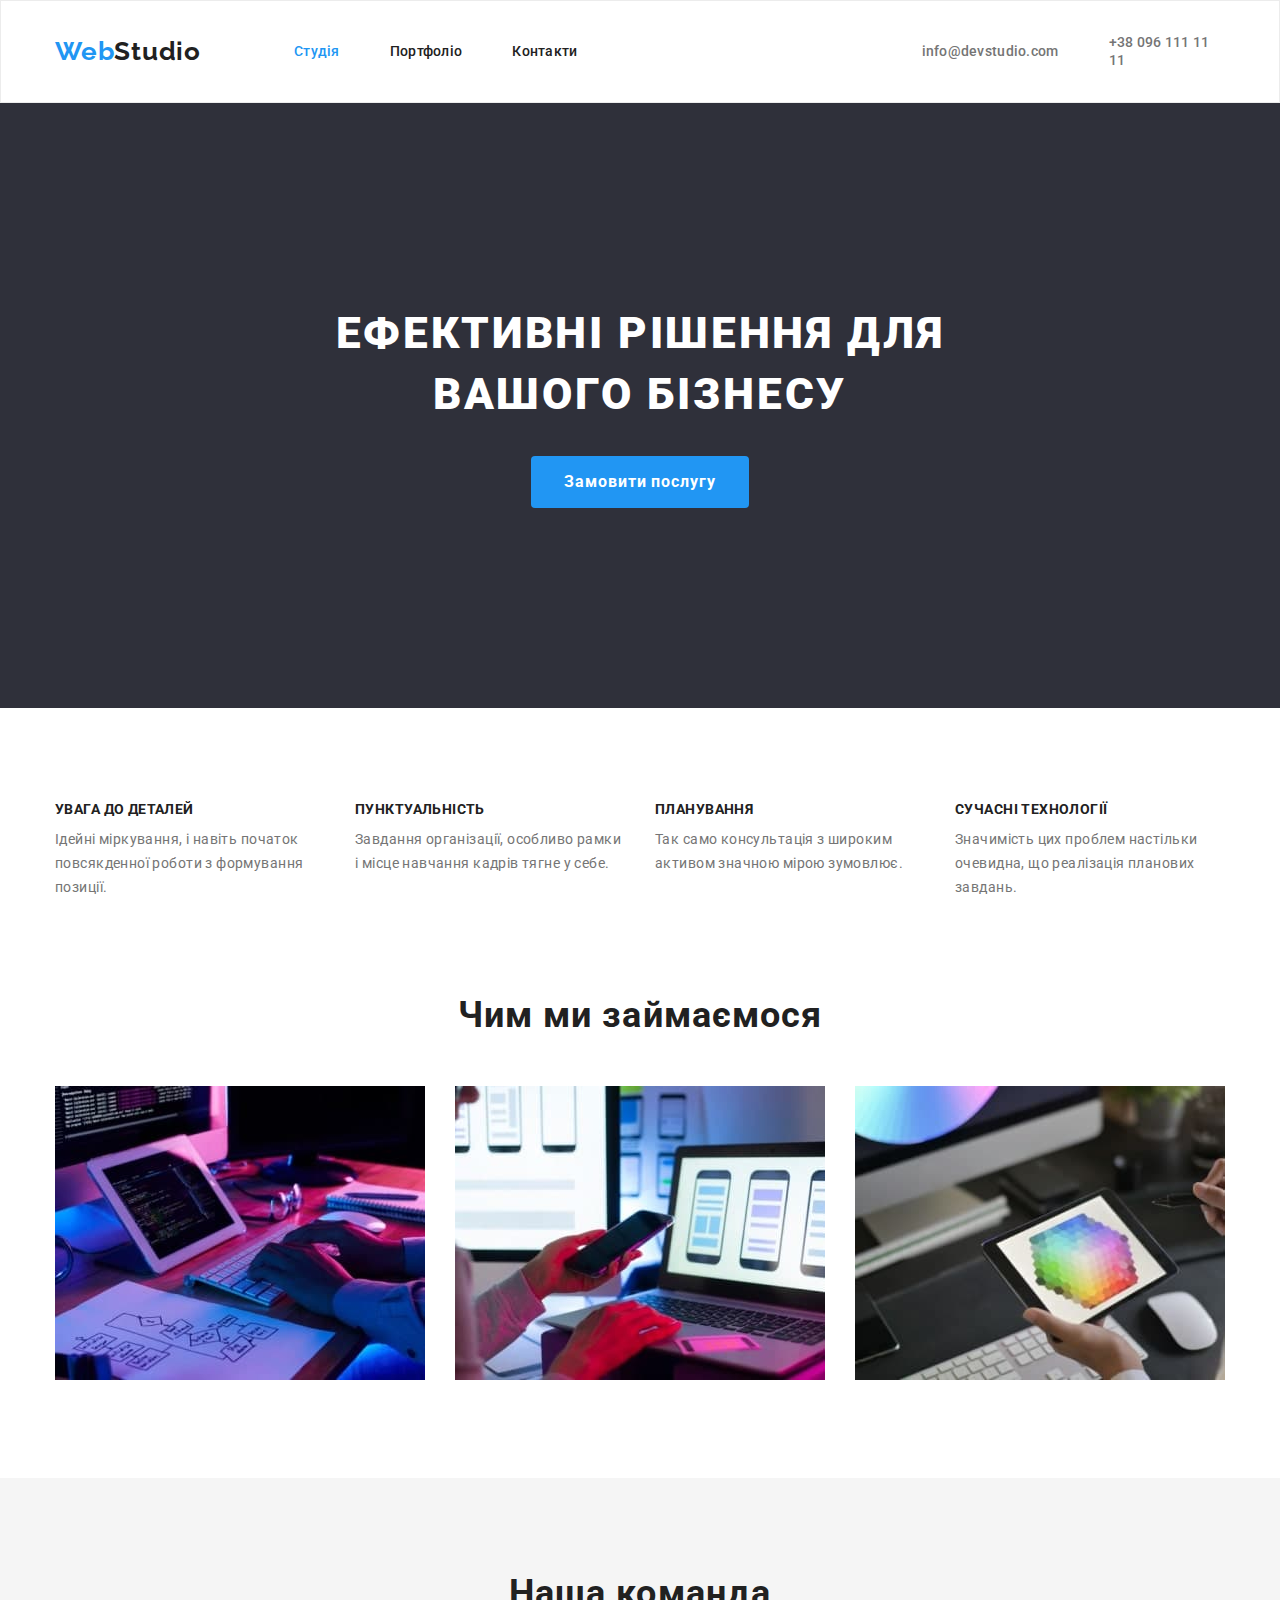
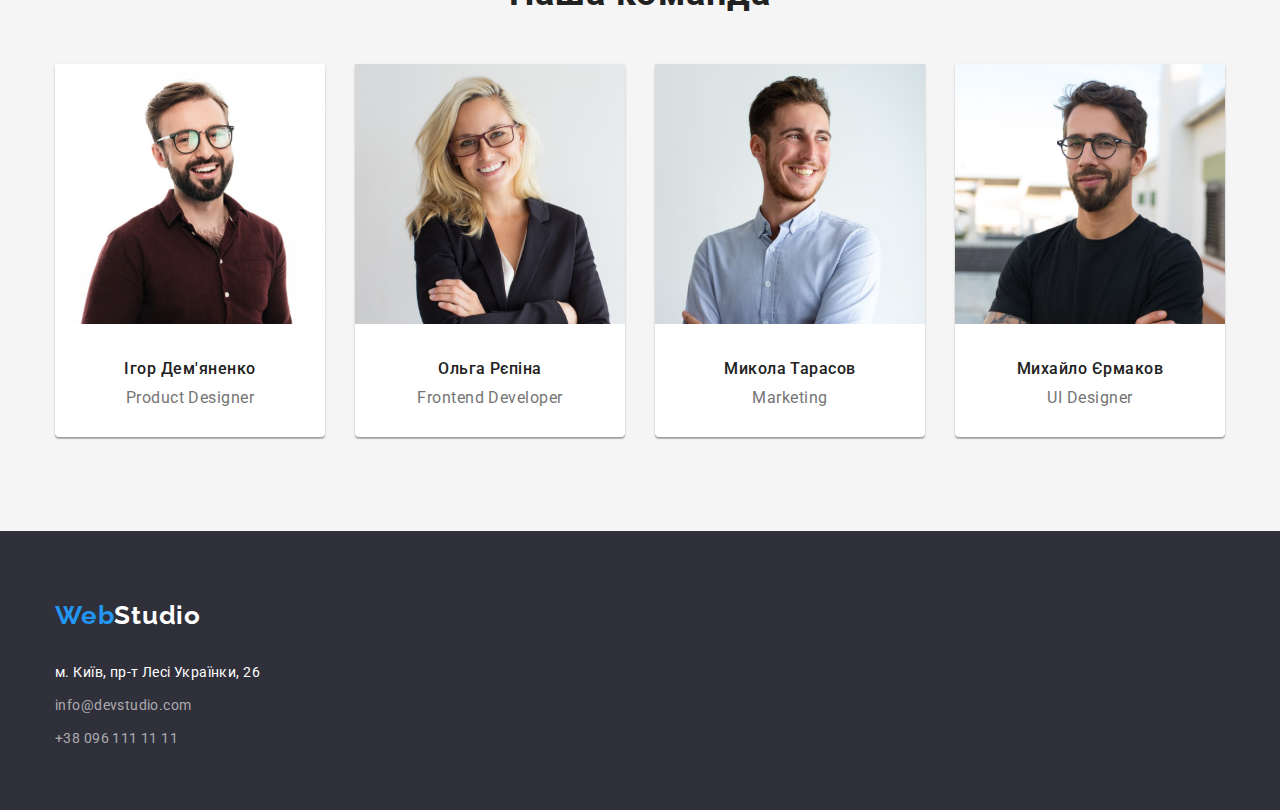
<file: index.html>
<!DOCTYPE html>
<html lang="en">
  <head>
    <meta charset="UTF-8" />
    <meta http-equiv="X-UA-Compatible" content="IE=edge" />
    <meta name="viewport" content="width=device-width, initial-scale=1.0" />
    <title>Студія</title>
    <link rel="preconnect" href="https://fonts.googleapis.com" />
    <link rel="preconnect" href="https://fonts.gstatic.com" crossorigin />
    <link
      href="https://fonts.googleapis.com/css2?family=Raleway:wght@700&family=Roboto:wght@400;500;700;900&display=swap"
      rel="stylesheet"
    />
    <link
      rel="stylesheet"
      href="https://cdnjs.cloudflare.com/ajax/libs/modern-normalize/1.1.0/modern-normalize.min.css"
    />
    <link rel="stylesheet" href="./css/styles.css" />
  </head>
  <body>
    <!--header-->
    <header class="header">
      <div class="container nav-flex">
        <nav class="header-nav nav-flex">
          <a href="index.html" class="logo logo-black"><span class="logo-web">Web</span>Studio</a>
          <ul class="link-list site-nav">
            <li class="lst nav-item"><a href="index.html" class="link current">Студія</a></li>
            <li class="lst nav-item"><a href="portfolio.html" class="link">Портфоліо</a></li>
            <li class="lst nav-item"><a href="" class="link">Контакти</a></li>
          </ul>
        </nav>
        <ul class="list">
          <li class="lst contact-item">
            <a href="mailto:info@devstudio.com" class="link link-list">info@devstudio.com</a>
          </li>

          <li class="lst contact-item">
            <a href="tel:+380961111111" class="link link-list">+38 096 111 11 11</a>
          </li>
        </ul>
      </div>
    </header>
    <!--main-->
    <main>
      <section class="hero">
        <!--button-->
        <h1 class="hero-title">Ефективні рішення для вашого бізнесу</h1>
        <button type="button" class="hero-button">Замовити послугу</button>
      </section>
      <section class="section">
        <div class="container">
          <h2 hidden>Переваги</h2>
          <ul class="features">
            <!--feature 1-->
            <li class="lst">
              <h3 class="features-title">УВАГА ДО ДЕТАЛЕЙ</h3>
              <p class="features-text">
                Ідейні міркування, і навіть початок повсякденної роботи з формування позиції.
              </p>
            </li>
            <!--feature 2-->
            <li class="lst">
              <h3 class="features-title">ПУНКТУАЛЬНІСТЬ</h3>
              <p class="features-text">
                Завдання організації, особливо рамки і місце навчання кадрів тягне у себе.
              </p>
            </li>
            <!--feature 3-->
            <li class="lst">
              <h3 class="features-title">ПЛАНУВАННЯ</h3>
              <p class="features-text">
                Так само консультація з широким активом значною мірою зумовлює.
              </p>
            </li>
            <!--feature 4-->
            <li class="lst">
              <h3 class="features-title">СУЧАСНІ ТЕХНОЛОГІЇ</h3>
              <p class="features-text">
                Значимість цих проблем настільки очевидна, що реалізація планових завдань.
              </p>
            </li>
          </ul>
        </div>
      </section>
      <!--What we do-->
      <section class="work-section">
        <div class="container work-flex">
          <h2 class="titles">Чим ми займаємося</h2>
          <ul class="work-titles">
            <!--box1-->
            <li class="lst">
              <img src="images/photo.jpg" alt="use keyboard" width="370" />
            </li>
            <!--box2-->
            <li class="lst">
              <img src="images/photo1.jpg" alt="use phone" width="370" />
            </li>
            <!--box3-->
            <li class="lst">
              <img src="images/photo2.jpg" alt="use ipad" width="370" />
            </li>
          </ul>
        </div>
      </section>
      <!--our team-->
      <section class="team">
        <div class="container">
          <h2 class="titles">Наша команда</h2>
          <ul class="team-titles">
            <!--team card 1-->
            <li class="lst">
              <img src="images/img.jpg" alt="man" width="270" />
              <h3 class="name">Ігор Дем'яненко</h3>
              <p class="work-name">Product Designer</p>
            </li>
            <!--team card 2-->
            <li class="lst">
              <img src="images/img1.jpg" alt="woman" width="270" />
              <h3 class="name">Ольга Рєпіна</h3>
              <p class="work-name">Frontend Developer</p>
            </li>
            <!--team card 3-->
            <li class="lst">
              <img src="images/img2.jpg" alt="man1" width="270" />
              <h3 class="name">Микола Тарасов</h3>
              <p class="work-name">Marketing</p>
            </li>
            <!--team card 4-->
            <li class="lst">
              <img src="images/img3.jpg" alt="man2" width="270" />
              <h3 class="name">Михайло Єрмаков</h3>
              <p class="work-name">UI Designer</p>
            </li>
          </ul>
        </div>
      </section>
    </main>
    <!--footer-->
    <footer class="footer">
      <div class="container">
        <a href="index.html" class="logo logo-white"><span class="logo-web">Web</span>Studio</a>
        <address class="footer-adress">
          <ul class="adress-list">
            <li class="lst">
              <a
                href="https://www.google.com.ua/maps/@50.4851493,30.4721233,14z?hl=ru"
                target="_blank"
                rel="noopener noreferrer"
                class="adress-link link1"
                >м. Київ, пр-т Лесі Українки, 26</a
              >
            </li>
            <li class="lst">
              <a href="mailto:info@devstudio.com" class="adress-link link">info@devstudio.com</a>
            </li>
            <li class="lst">
              <a href="tel:+380961111111" class="adress-link link">+38 096 111 11 11</a>
            </li>
          </ul>
        </address>
      </div>
    </footer>
  </body>
</html>
</file>
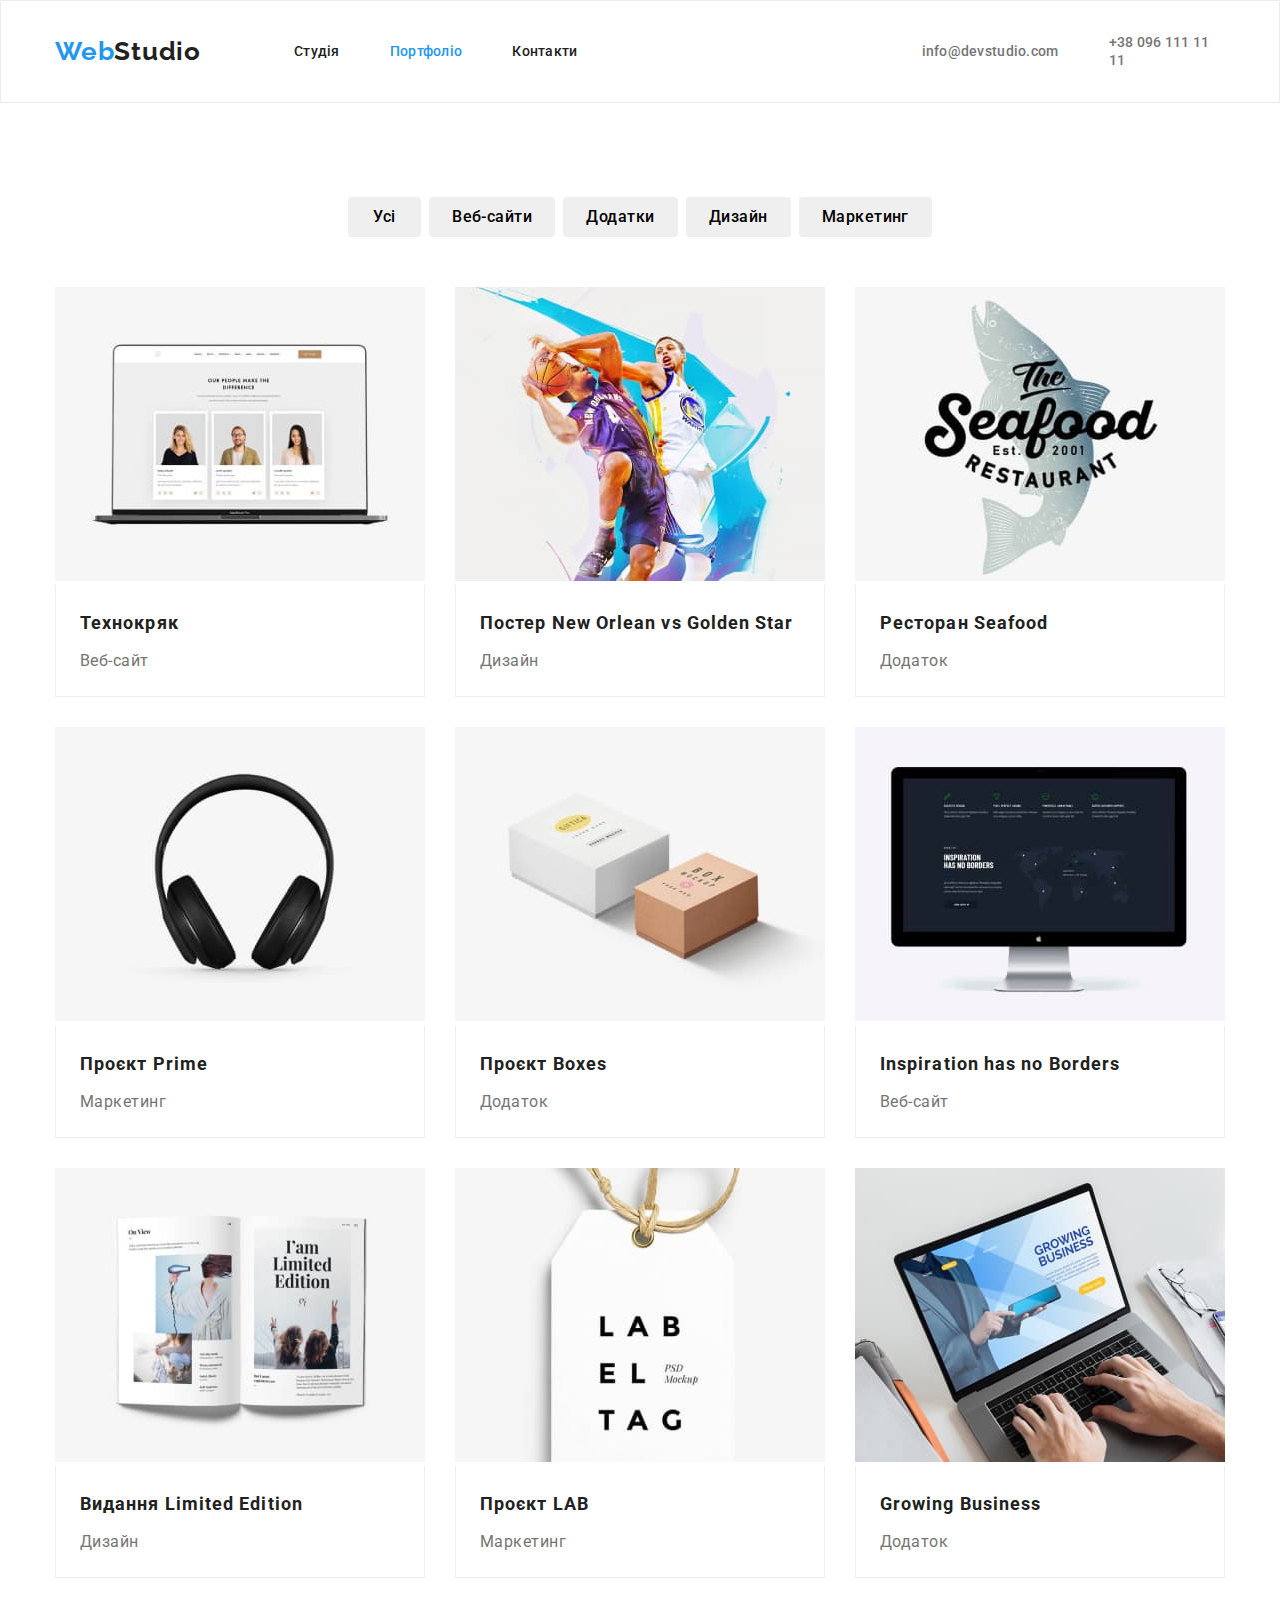
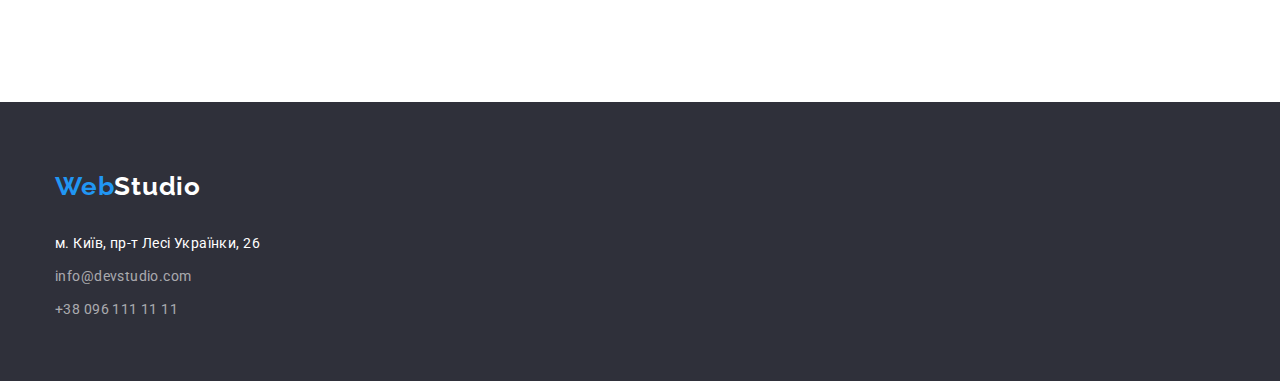
<file: portfolio.html>
<!DOCTYPE html>
<html lang="en">
  <head>
    <meta charset="UTF-8" />
    <meta http-equiv="X-UA-Compatible" content="IE=edge" />
    <meta name="viewport" content="width=device-width, initial-scale=1.0" />
    <title>Портфоліо</title>
    <link rel="preconnect" href="https://fonts.googleapis.com" />
    <link rel="preconnect" href="https://fonts.gstatic.com" crossorigin />
    <link
      href="https://fonts.googleapis.com/css2?family=Raleway:wght@700&family=Roboto:wght@400;500;700;900&display=swap"
      rel="stylesheet"
    />
    <link
      rel="stylesheet"
      href="https://cdnjs.cloudflare.com/ajax/libs/modern-normalize/1.1.0/modern-normalize.min.css"
    />
    <link rel="stylesheet" href="./css/styles.css" />
  </head>
  <body>
    <!--header-->
    <header class="header">
      <div class="container nav-flex">
        <nav class="header-nav nav-flex">
          <a href="index.html" class="logo logo-black"><span class="logo-web">Web</span>Studio</a>
          <ul class="link-list site-nav">
            <li class="lst nav-item"><a href="index.html" class="link">Студія</a></li>
            <li class="lst nav-item">
              <a href="portfolio.html" class="link current">Портфоліо</a>
            </li>
            <li class="lst nav-item"><a href="" class="link">Контакти</a></li>
          </ul>
        </nav>
        <ul class="list">
          <li class="lst contact-item">
            <a href="mailto:info@devstudio.com" class="link link-list">info@devstudio.com</a>
          </li>

          <li class="lst contact-item">
            <a href="tel:+380961111111" class="link link-list">+38 096 111 11 11</a>
          </li>
        </ul>
      </div>
    </header>
    <!-- main -->
    <main>
      <!-- filters -->
      <section class="section">
        <div class="container">
          <h1 hidden>Фільтри</h1>
          <ul class="buttons-list">
            <li class="lst"><button type="button" class="btns">Усі</button></li>
            <li class="lst"><button type="button" class="btns">Веб-сайти</button></li>
            <li class="lst"><button type="button" class="btns">Додатки</button></li>
            <li class="lst"><button type="button" class="btns">Дизайн</button></li>
            <li class="lst"><button type="button" class="btns">Маркетинг</button></li>
          </ul>

          <!-- projects -->
          <ul class="projects">
            <!--project 1 -->
            <li class="lst">
              <img src="images/portfolio1.jpg" alt="man" width="370" />
              <div class="projects-border">
                <h2 class="group1">Технокряк</h2>
                <p class="title">Веб-сайт</p>
              </div>
            </li>
            <!--project 2 -->
            <li class="lst">
              <img src="images/portfolio2.jpg" alt="man" width="370" />
              <div class="projects-border">
                <h2 class="group1">Постер New Orlean vs Golden Star</h2>
                <p class="title">Дизайн</p>
              </div>
            </li>
            <!--project 3 -->
            <li class="lst">
              <img src="images/portfolio3.jpg" alt="man" width="370" />
              <div class="projects-border">
                <h2 class="group1">Ресторан Seafood</h2>
                <p class="title">Додаток</p>
              </div>
            </li>
            <!--project 4 -->
            <li class="lst">
              <img src="images/portfolio4.jpg" alt="man" width="370" />
              <div class="projects-border">
                <h2 class="group1">Проєкт Prime</h2>
                <p class="title">Маркетинг</p>
              </div>
            </li>
            <!--project 5 -->
            <li class="lst">
              <img src="images/portfolio5.jpg" alt="man" width="370" />
              <div class="projects-border">
                <h2 class="group1">Проєкт Boxes</h2>
                <p class="title">Додаток</p>
              </div>
            </li>
            <!--project 6 -->
            <li class="lst">
              <img src="images/portfolio6.jpg" alt="man" width="370" />
              <div class="projects-border">
                <h2 class="group1">Inspiration has no Borders</h2>
                <p class="title">Веб-сайт</p>
              </div>
            </li>
            <!--project 7 -->
            <li class="lst">
              <img src="images/portfolio7.jpg" alt="man" width="370" />
              <div class="projects-border">
                <h2 class="group1">Видання Limited Edition</h2>
                <p class="title">Дизайн</p>
              </div>
            </li>
            <!--project 8 -->
            <li class="lst">
              <img src="images/portfolio8.jpg" alt="man" width="370" />
              <div class="projects-border">
                <h2 class="group1">Проєкт LAB</h2>
                <p class="title">Маркетинг</p>
              </div>
            </li>
            <!--project 9 -->
            <li class="lst">
              <img src="images/portfolio9.jpg" alt="man" width="370" />
              <div class="projects-border">
                <h2 class="group1">Growing Business</h2>
                <p class="title">Додаток</p>
              </div>
            </li>
          </ul>
        </div>
      </section>
    </main>
    <!--footer-->
    <footer class="footer">
      <div class="container">
        <a href="index.html" class="logo logo-white"><span class="logo-web">Web</span>Studio</a>
        <address class="footer-adress">
          <ul class="adress-list">
            <li class="lst">
              <a
                href="https://www.google.com.ua/maps/@50.4851493,30.4721233,14z?hl=ru"
                target="_blank"
                rel="noopener noreferrer"
                class="adress-link link1"
                >м. Київ, пр-т Лесі Українки, 26</a
              >
            </li>
            <li class="lst">
              <a href="mailto:info@devstudio.com" class="adress-link link">info@devstudio.com</a>
            </li>
            <li class="lst">
              <a href="tel:+380961111111" class="adress-link link">+38 096 111 11 11</a>
            </li>
          </ul>
        </address>
      </div>
    </footer>
  </body>
</html>
</file>
<file: css/styles.css>
:root {
  --accent-color: #2196f3;
  --primary-text: #212121;
  --secondary-text: #757575;
  --footer-bcg: #2f303a;
  --primary-bcg: #f5f5f5;
  --footer-linkcolor: rgba(255, 255, 255, 0.6);
  --footer-adrescolor: #ffffff;
  --filter-secondarycolor: #ffffff;
  --header-logocolor: #000000;
  --hero-bcg: #2f303a;
  --btns-color: #f5f4fa;
}
body {
  color: var(--primary-text);
  background-color: var(--filter-secondarycolor);
  font-family: Roboto, sans-serif;
}
h1,
h2,
h3,
h4,
h5,
h6,
p,
ul {
  margin: 0;
  padding: 0;
}
.container {
  width: 1200px;
  margin-left: auto;
  margin-right: auto;
  padding-left: 15px;
  padding-right: 15px;

  /* outline: 2px solid tomato; */
}
.site-nav {
  display: flex;
}

.nav-flex {
  display: flex;
  align-items: center;
}
.site-nav .nav-item {
  margin-right: 50px;
}
.site-nav .nav-item:last-child {
  margin-right: 0px;
}
.site-nav {
  display: flex;
  margin-left: 93px;
}

.list {
  padding-top: 32px;
  padding-bottom: 32px;
  display: flex;
  margin-left: 344px;
  align-items: center;
}
.list .contact-item {
  margin-right: 50px;
}
.list .contact-item:last-child {
  margin-right: 0px;
}

.lst {
  list-style: none;
}
.link {
  text-decoration: none;
}
/* header */
.header {
  border: 1px solid #ececec;
  background-color: var(--filter-secondarycolor);
}

.header-nav .logo {
  margin: auto;
}

.link {
  font-family: 'Roboto';
  font-style: normal;
  font-weight: 500;
  font-size: 14px;
  line-height: 1.14;
  letter-spacing: 0.02em;
  color: var(--primary-text);
}
.link:hover,
.link:focus {
  color: var(--accent-color);
}
.logo {
  align-items: center;
  text-align: center;

  font-family: 'Raleway';
  font-style: normal;
  font-weight: 700;
  font-size: 26px;
  line-height: 1.9;
  letter-spacing: 0.03em;
  text-decoration: none;
}
.logo-white {
  color: var(--filter-secondarycolor);
}
.logo-black {
  color: var(--primary-text);
}
.logo-web {
  color: var(--accent-color);
}
.link-list {
  color: var(--secondary-text);
}
/* index */
/* hero */
.hero {
  padding-top: 200px;
  padding-bottom: 200px;
  text-align: center;

  background-color: var(--footer-bcg);
}
.hero-title {
  margin-bottom: 30px;
  margin-left: auto;
  margin-right: auto;
  max-width: 696px;

  font-family: 'Roboto';
  font-style: normal;
  font-weight: 900;
  font-size: 44px;
  line-height: 1.4;
  text-align: center;
  letter-spacing: 0.06em;
  text-transform: uppercase;

  color: var(--filter-secondarycolor);
}
.hero-button {
  display: inline-block;
  min-width: 200px;
  border-radius: 4px;
  border: 1px solid transparent;
  padding: 10px 32px;
  align-items: center;

  font-family: 'Roboto';
  font-style: normal;
  font-weight: 700;
  font-size: 16px;
  line-height: 1.88;
  letter-spacing: 0.06em;

  background-color: var(--accent-color);
  color: var(--filter-secondarycolor);
  cursor: pointer;
}
.hero-button:hover,
.hero-button:focus {
  color: var(--accent-color);
  background-color: var(--filter-secondarycolor);
}
/* features */

.features-title {
  margin-bottom: 10px;

  font-size: 14px;
  line-height: 1.14;
  letter-spacing: 0.03em;
  text-transform: uppercase;
  margin-bottom: 10px;
}
.features-text {
  max-width: 270px;

  font-size: 14px;
  line-height: 1.71;
  letter-spacing: 0.03em;

  color: var(--secondary-text);
}
.section {
  padding-top: 94px;
  padding-bottom: 94px;
}
.features {
  display: flex;
}
.features .lst:not(:last-child) {
  margin-right: 30px;
}
/* work */
.work-titles {
  display: flex;
}

.work-titles .lst:not(:last-child) {
  margin-right: 30px;
}
.work-section {
  padding-bottom: 94px;
}
/* team */
.team {
  padding-top: 94px;
  background-color: var(--primary-bcg);
}
.team-titles {
  display: flex;
}
.titles {
  margin-bottom: 50px;
  font-family: 'Roboto';
  font-style: normal;
  font-weight: 700;
  font-size: 36px;
  line-height: 1.17;
  text-align: center;
  letter-spacing: 0.03em;
}
.team-titles h3 {
  padding-top: 30px;
  font-family: 'Roboto';
  font-style: normal;
  font-weight: 500;
  font-size: 16px;
  line-height: 1.19;
  text-align: center;
  letter-spacing: 0.03em;
}
.team-titles .lst:not(:last-child) {
  margin-right: 30px;
}
.team-titles .lst {
  box-shadow: 0px 1px 3px rgba(0, 0, 0, 0.12), 0px 1px 1px rgba(0, 0, 0, 0.14),
    0px 2px 1px rgba(0, 0, 0, 0.2);
  margin-bottom: 94px;
  border-radius: 0px 0px 4px 4px;

  background-color: var(--filter-secondarycolor);
}
.team-titles p {
  margin-top: 10px;
  padding-bottom: 30px;

  font-family: 'Roboto';
  font-style: normal;
  font-weight: 400;
  font-size: 16px;
  line-height: 1.2;
  text-align: center;
  letter-spacing: 0.03em;
  color: var(--secondary-text);
}

/* portfolio */
/* btns */
.btns {
  display: inline-block;
  min-width: 73px;
  border-radius: 4px;
  border: 1px solid transparent;
  padding: 6px 22px;

  font-family: 'Roboto';
  font-style: normal;
  font-weight: 500;
  font-size: 16px;
  line-height: 1.62;
  text-align: center;
  letter-spacing: 0.03em;
  cursor: pointer;
}
.btns:hover,
.btns:focus {
  border: 1px solid #000000;
  filter: drop-shadow(0px 4px 4px rgba(0, 0, 0, 0.25));

  background-color: var(--accent-color);
  color: var(--filter-secondarycolor);
}

.buttons-list {
  display: flex;
  justify-content: center;
  margin-bottom: 50px;
}
.buttons-list .lst {
  align-items: center;
}
.buttons-list .lst:not(:last-child) {
  margin-right: 8px;
}

/* projects */
.projects {
  align-items: center;
  display: flex;
  flex-wrap: wrap;
}

.projects .lst:not(:last-child) {
  margin-right: 30px;
}
.projects .lst {
  padding-bottom: 30px;
}
.projects .lst:nth-child(3n + 3) {
  margin-right: 0px;
}
.projects-border {
  border: 1px solid #eeeeee;
  border-top: transparent;
  padding: 20px 24px;
}
.group1 {
  font-family: 'Roboto';
  font-style: normal;
  font-weight: 700;
  font-size: 18px;
  line-height: 2;
  letter-spacing: 0.06em;
}
.title {
  margin-top: 5px;

  font-family: 'Roboto';
  font-style: normal;
  font-weight: 400;
  font-size: 16px;
  line-height: 1.88;
  letter-spacing: 0.03em;
  color: var(--secondary-text);
}
/* footer */
.footer {
  padding-top: 60px;
  padding-bottom: 60px;

  background-color: var(--footer-bcg);
}
.adress-link {
  font-family: 'Roboto';
  font-style: normal;
  font-weight: 400;
  font-size: 14px;
  line-height: 24px;
  letter-spacing: 0.03em;

  color: var(--footer-linkcolor);
}

.adress-list .lst:not(:last-child) {
  margin-bottom: 9px;
}
.adress-list {
  padding-top: 20px;
}
.link1 {
  color: var(--filter-secondarycolor);
  text-decoration: none;
}
.current {
  color: var(--accent-color);
}
</file>
